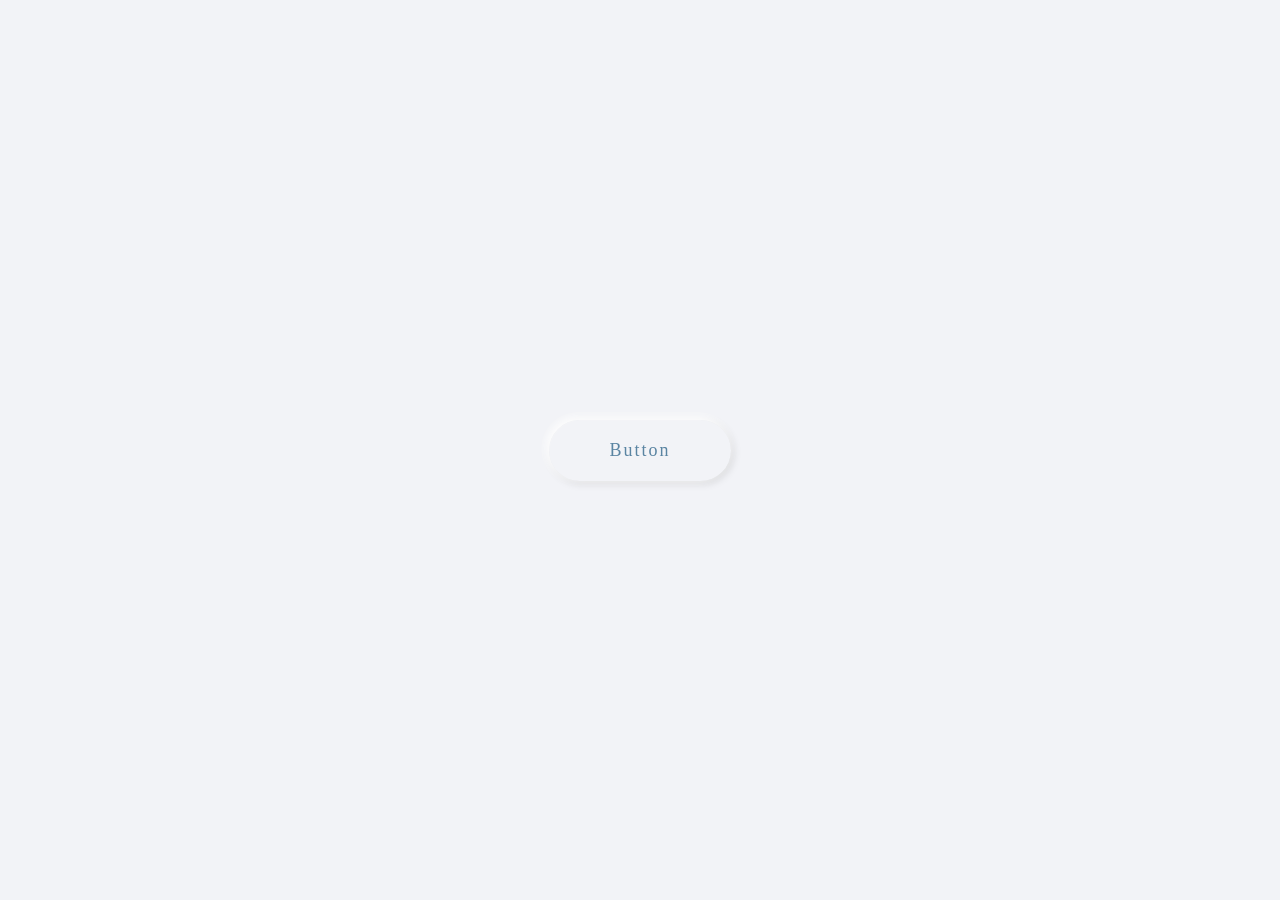
<file: neumorphism-button-master/index.html>
<!DOCTYPE html>
<html lang="en">
<head>
  <meta charset="UTF-8">
  <meta name="viewport" content="width=device-width, initial-scale=1.0">
  <title>neumorphism-button-design</title>
  <link rel="stylesheet" href="./style.css">
</head>
<body>
  <!-- https://github.com/Mayandev/neumorphism-button.git -->
  <a href="#">
    <span>Button</span>
  </a>
</body>
</html>
</file>
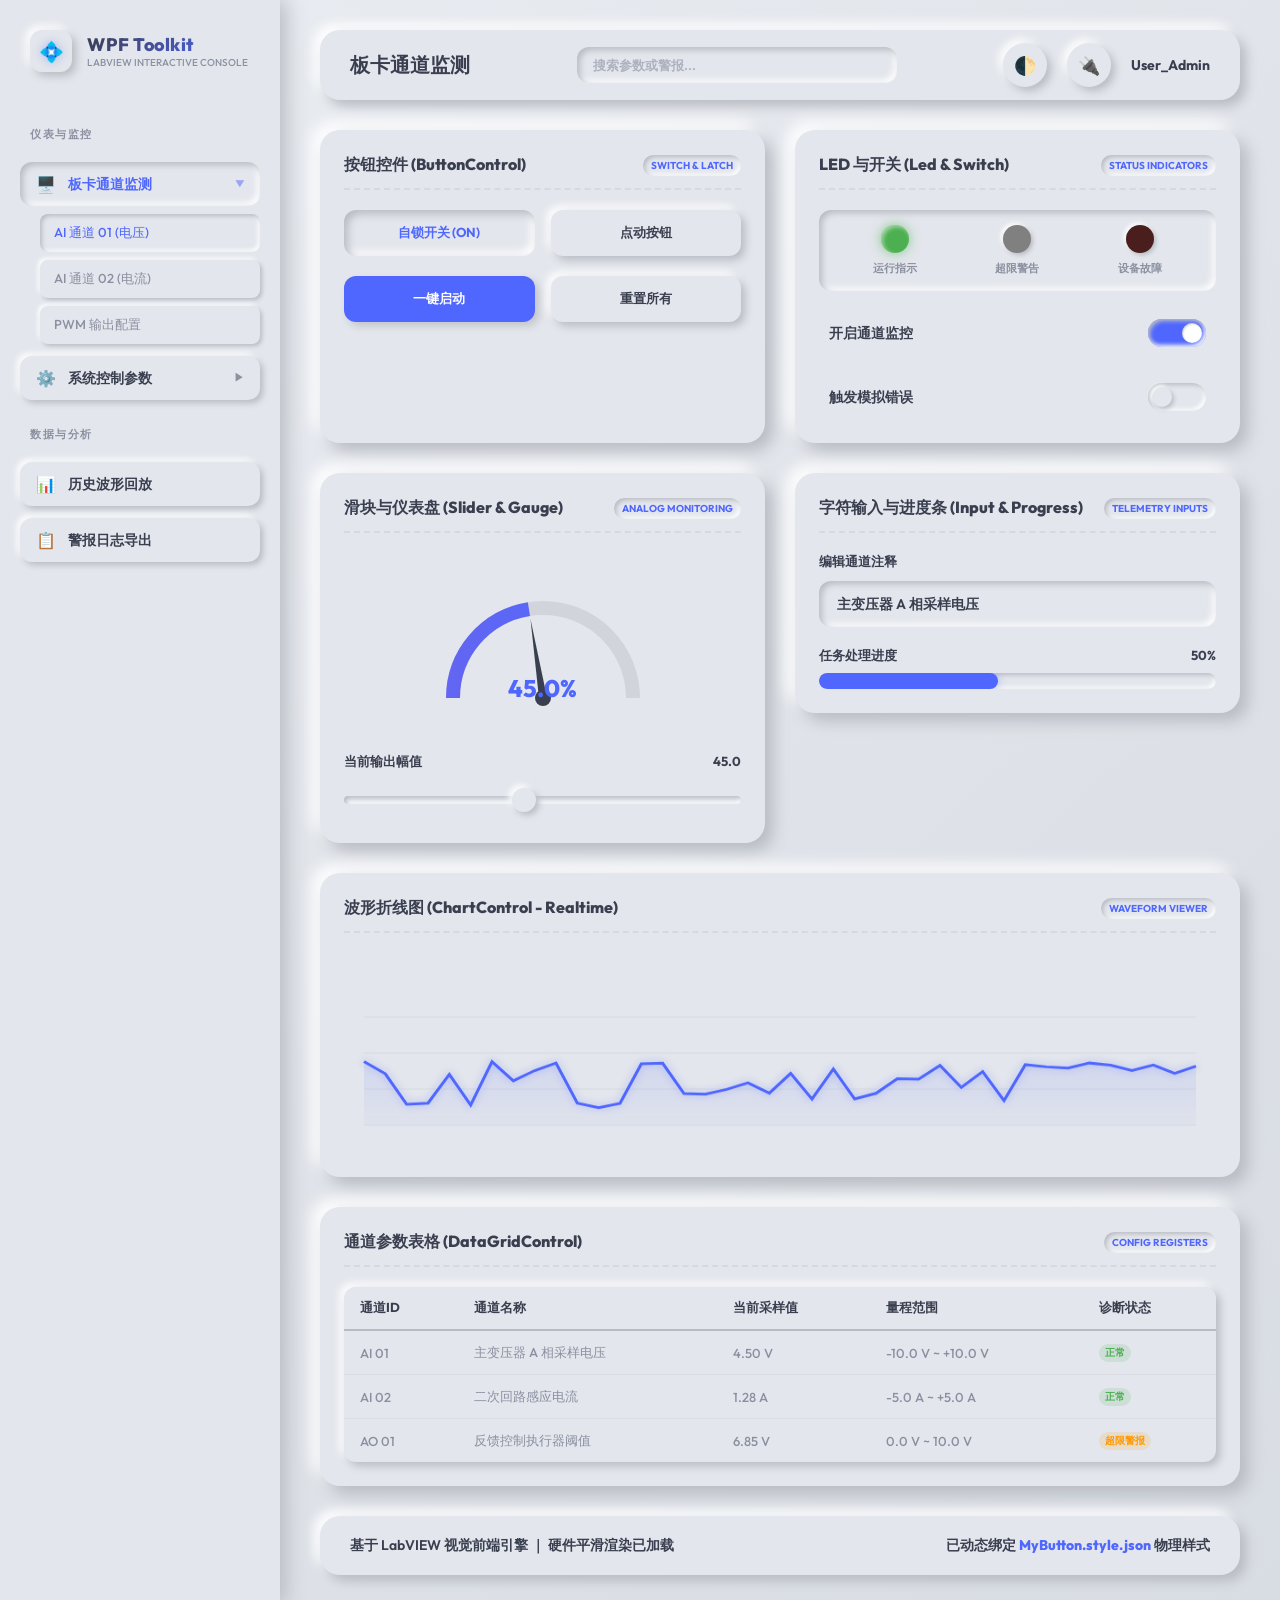
<file: ui_control_showcase.html>
<!DOCTYPE html>
<html lang="zh-CN">
<head>
    <meta charset="UTF-8">
    <meta name="viewport" content="width=device-width, initial-scale=1.0">
    <title>WPF Neumorphic Control Center - Interactive Showcase</title>
    <meta name="description" content="A state-of-the-art interactive catalog showcasing the premium LabVIEW-WPF-UI-Generator control kit in soft neumorphic aesthetics.">
    <!-- Google Fonts -->
    <link rel="preconnect" href="https://fonts.googleapis.com">
    <link rel="preconnect" href="https://fonts.gstatic.com" crossorigin>
    <link href="https://fonts.googleapis.com/css2?family=Outfit:wght@300;400;500;600;700;800;900&display=swap" rel="stylesheet">
    <style>
        :root {
            --bg: #E3E6EC;
            --bg-gradient: linear-gradient(135deg, #EAEDF2 0%, #E0E3E9 50%, #D8DCE3 100%);
            --shadow-dark: #b8bbc2;
            --shadow-light: #ffffff;
            --text: #3A3F50;
            --text-secondary: #8A90A0;
            --accent: #4F67FF;
            --accent-glow: rgba(79, 103, 255, 0.4);
            --led-off: #808080;
            --led-on: #4CAF50;
            --led-on-glow: rgba(76, 175, 80, 0.6);
            --border-radius-lg: 20px;
            --border-radius-md: 12px;
            --border-radius-sm: 8px;
            --transition: all 0.3s cubic-bezier(0.25, 0.8, 0.25, 1);
        }

        [data-theme="dark"] {
            --bg: #1A1D21;
            --bg-gradient: linear-gradient(135deg, #202429 0%, #1A1D21 50%, #15181A 100%);
            --shadow-dark: #0f1013;
            --shadow-light: #252a30;
            --text: #E3E6EC;
            --text-secondary: #6B7280;
            --accent: #6366F1;
            --accent-glow: rgba(99, 102, 241, 0.4);
            --led-off: #374151;
            --led-on: #10B981;
            --led-on-glow: rgba(16, 185, 129, 0.6);
        }

        * {
            margin: 0;
            padding: 0;
            box-sizing: border-box;
            font-family: 'Outfit', 'Segoe UI', -apple-system, sans-serif;
            -webkit-tap-highlight-color: transparent;
        }

        body {
            background: var(--bg);
            background-image: var(--bg-gradient);
            color: var(--text);
            min-height: 100vh;
            display: flex;
            overflow-x: hidden;
            transition: background 0.4s ease, color 0.4s ease;
        }

        /* Custom Scrollbar */
        ::-webkit-scrollbar {
            width: 8px;
            height: 8px;
        }
        ::-webkit-scrollbar-track {
            background: transparent;
        }
        ::-webkit-scrollbar-thumb {
            background: var(--shadow-dark);
            border-radius: 4px;
        }
        ::-webkit-scrollbar-thumb:hover {
            background: var(--text-secondary);
        }

        /* ===== SIDEBAR ===== */
        .sidebar {
            width: 280px;
            min-height: 100vh;
            background: var(--bg);
            padding: 30px 20px;
            display: flex;
            flex-direction: column;
            box-shadow: 6px 0 20px var(--shadow-dark);
            z-index: 10;
            transition: var(--transition);
        }

        .logo-box {
            display: flex;
            align-items: center;
            gap: 15px;
            margin-bottom: 40px;
            padding-left: 10px;
        }

        .logo-icon {
            width: 42px;
            height: 42px;
            border-radius: var(--border-radius-md);
            background: var(--bg);
            box-shadow: 4px 4px 8px var(--shadow-dark), -4px -4px 8px var(--shadow-light);
            display: flex;
            align-items: center;
            justify-content: center;
            font-size: 20px;
            color: var(--accent);
            text-shadow: 0 0 10px var(--accent-glow);
        }

        .logo-text h2 {
            font-size: 18px;
            font-weight: 800;
            letter-spacing: 0.5px;
            background: linear-gradient(135deg, var(--text) 0%, var(--accent) 100%);
            -webkit-background-clip: text;
            -webkit-text-fill-color: transparent;
        }

        .logo-text p {
            font-size: 10px;
            color: var(--text-secondary);
            font-weight: 500;
        }

        /* Tree Menu in Sidebar */
        .tree-menu {
            display: flex;
            flex-direction: column;
            gap: 12px;
            flex: 1;
        }

        .tree-header {
            font-size: 11px;
            text-transform: uppercase;
            letter-spacing: 1.5px;
            color: var(--text-secondary);
            font-weight: 700;
            margin: 15px 0 8px 10px;
        }

        .tree-node {
            display: flex;
            flex-direction: column;
        }

        .tree-item {
            width: 100%;
            padding: 12px 16px;
            border-radius: var(--border-radius-md);
            background: var(--bg);
            border: none;
            display: flex;
            align-items: center;
            gap: 12px;
            color: var(--text);
            font-size: 14px;
            font-weight: 600;
            cursor: pointer;
            box-shadow: 3px 3px 6px var(--shadow-dark), -3px -3px 6px var(--shadow-light);
            transition: var(--transition);
            outline: none;
        }

        .tree-item:hover {
            transform: translateY(-2px);
            color: var(--accent);
        }

        .tree-item:active, .tree-item.active {
            box-shadow: inset 3px 3px 6px var(--shadow-dark), inset -3px -3px 6px var(--shadow-light);
            color: var(--accent);
            transform: translateY(0);
        }

        .tree-item .icon {
            font-size: 16px;
        }

        .tree-item .arrow {
            margin-left: auto;
            font-size: 10px;
            transition: transform 0.3s;
            opacity: 0.5;
        }

        .tree-node.open .arrow {
            transform: rotate(90deg);
        }

        .tree-children {
            margin-left: 20px;
            margin-top: 8px;
            display: none;
            flex-direction: column;
            gap: 8px;
        }

        .tree-node.open .tree-children {
            display: flex;
        }

        .tree-child {
            padding: 10px 14px;
            border-radius: var(--border-radius-sm);
            background: var(--bg);
            border: none;
            color: var(--text-secondary);
            font-size: 13px;
            font-weight: 500;
            cursor: pointer;
            display: flex;
            align-items: center;
            gap: 8px;
            box-shadow: 2px 2px 4px var(--shadow-dark), -2px -2px 4px var(--shadow-light);
            transition: var(--transition);
        }

        .tree-child:hover {
            color: var(--accent);
        }

        .tree-child.active {
            box-shadow: inset 2px 2px 4px var(--shadow-dark), inset -2px -2px 4px var(--shadow-light);
            color: var(--accent);
        }

        /* ===== MAIN CONTAINER ===== */
        .main-content {
            flex: 1;
            padding: 30px 40px;
            display: flex;
            flex-direction: column;
            gap: 30px;
            max-width: 1400px;
            margin: 0 auto;
        }

        /* ===== TOPBAR ===== */
        .topbar {
            width: 100%;
            height: 70px;
            padding: 0 30px;
            border-radius: var(--border-radius-lg);
            background: var(--bg);
            box-shadow: 6px 6px 12px var(--shadow-dark), -6px -6px 12px var(--shadow-light);
            display: flex;
            align-items: center;
            justify-content: space-between;
        }

        .topbar-title h1 {
            font-size: 20px;
            font-weight: 800;
        }

        .search-bar {
            display: flex;
            align-items: center;
            padding: 10px 16px;
            width: 320px;
            border-radius: var(--border-radius-md);
            background: var(--bg);
            box-shadow: inset 3px 3px 6px var(--shadow-dark), inset -3px -3px 6px var(--shadow-light);
        }

        .search-bar input {
            border: none;
            background: transparent;
            outline: none;
            width: 100%;
            color: var(--text);
            font-size: 13px;
            font-weight: 600;
        }

        .search-bar input::placeholder {
            color: var(--text-secondary);
            opacity: 0.6;
        }

        .topbar-actions {
            display: flex;
            align-items: center;
            gap: 20px;
        }

        .action-btn {
            width: 44px;
            height: 44px;
            border-radius: 50%;
            background: var(--bg);
            box-shadow: 4px 4px 8px var(--shadow-dark), -4px -4px 8px var(--shadow-light);
            border: none;
            cursor: pointer;
            display: flex;
            align-items: center;
            justify-content: center;
            font-size: 18px;
            color: var(--text);
            transition: var(--transition);
        }

        .action-btn:hover {
            transform: translateY(-2px);
        }

        .action-btn:active {
            box-shadow: inset 3px 3px 6px var(--shadow-dark), inset -3px -3px 6px var(--shadow-light);
            transform: translateY(0);
        }

        /* ===== GRID LAYOUT ===== */
        .controls-grid {
            display: grid;
            grid-template-columns: repeat(auto-fit, minmax(340px, 1fr));
            gap: 30px;
        }

        .control-card {
            border-radius: var(--border-radius-lg);
            background: var(--bg);
            box-shadow: 8px 8px 16px var(--shadow-dark), -8px -8px 16px var(--shadow-light);
            padding: 24px;
            display: flex;
            flex-direction: column;
            gap: 20px;
            position: relative;
        }

        .card-header {
            display: flex;
            align-items: center;
            justify-content: space-between;
            border-bottom: 2px dashed rgba(138, 144, 160, 0.15);
            padding-bottom: 12px;
        }

        .card-title {
            font-size: 16px;
            font-weight: 800;
            color: var(--text);
        }

        .card-tag {
            font-size: 10px;
            font-weight: 700;
            padding: 4px 8px;
            border-radius: 20px;
            background: var(--bg);
            box-shadow: inset 2px 2px 4px var(--shadow-dark), inset -2px -2px 4px var(--shadow-light);
            color: var(--accent);
            text-transform: uppercase;
        }

        /* ===== CONTROL SPECIFIC ELEMENTS ===== */
        
        /* 1. Neumorphic Buttons */
        .btn-group {
            display: grid;
            grid-template-columns: 1fr 1fr;
            gap: 16px;
        }

        .neu-btn {
            padding: 14px 20px;
            border-radius: var(--border-radius-md);
            background: var(--bg);
            border: none;
            color: var(--text);
            font-weight: 700;
            font-size: 13px;
            cursor: pointer;
            box-shadow: 4px 4px 8px var(--shadow-dark), -4px -4px 8px var(--shadow-light);
            transition: var(--transition);
            outline: none;
            text-align: center;
        }

        .neu-btn:hover {
            transform: translateY(-2px);
        }

        .neu-btn:active, .neu-btn.active {
            box-shadow: inset 4px 4px 8px var(--shadow-dark), inset -4px -4px 8px var(--shadow-light);
            color: var(--accent);
            transform: translateY(0);
        }

        .neu-btn.accent {
            background: var(--accent);
            color: #ffffff;
            box-shadow: 4px 4px 8px rgba(0,0,0,0.15), -4px -4px 8px rgba(255,255,255,0.05);
        }

        .neu-btn.accent:active {
            box-shadow: inset 4px 4px 8px rgba(0,0,0,0.3);
        }

        /* 2. LED Panel & Toggle Switch */
        .led-panel {
            display: flex;
            align-items: center;
            justify-content: space-around;
            padding: 15px;
            border-radius: var(--border-radius-md);
            box-shadow: inset 3px 3px 6px var(--shadow-dark), inset -3px -3px 6px var(--shadow-light);
        }

        .led-item {
            display: flex;
            flex-direction: column;
            align-items: center;
            gap: 8px;
        }

        .led-bulb {
            width: 28px;
            height: 28px;
            border-radius: 50%;
            background: var(--led-off);
            box-shadow: 2px 2px 4px var(--shadow-dark), -2px -2px 4px var(--shadow-light);
            transition: all 0.25s ease;
        }

        .led-bulb.on {
            background: var(--led-on);
            box-shadow: 0 0 12px var(--led-on-glow), inset 2px 2px 4px rgba(255,255,255,0.5);
        }

        .led-bulb.red-off {
            background: #4B1E1E;
        }

        .led-bulb.red-on {
            background: #EF4444;
            box-shadow: 0 0 12px rgba(239, 68, 68, 0.6), inset 2px 2px 4px rgba(255,255,255,0.5);
        }

        .led-label {
            font-size: 11px;
            font-weight: 700;
            color: var(--text-secondary);
        }

        .switch-group {
            display: flex;
            align-items: center;
            justify-content: space-between;
            padding: 8px 10px;
        }

        .switch-label {
            font-weight: 600;
            font-size: 14px;
        }

        /* ToggleSwitch Class */
        .neu-switch {
            position: relative;
            display: inline-block;
            width: 58px;
            height: 28px;
            cursor: pointer;
        }

        .neu-switch input {
            opacity: 0;
            width: 0;
            height: 0;
        }

        .switch-slider {
            position: absolute;
            top: 0; left: 0; right: 0; bottom: 0;
            background: var(--bg);
            border-radius: 30px;
            box-shadow: inset 2px 2px 4px var(--shadow-dark), inset -2px -2px 4px var(--shadow-light);
            transition: var(--transition);
        }

        .switch-slider:before {
            position: absolute;
            content: "";
            height: 20px;
            width: 20px;
            left: 4px;
            bottom: 4px;
            background: var(--bg);
            border-radius: 50%;
            box-shadow: 2px 2px 4px var(--shadow-dark), -2px -2px 4px var(--shadow-light);
            transition: 0.25s cubic-bezier(0.25, 0.8, 0.25, 1);
        }

        .neu-switch input:checked + .switch-slider {
            background: var(--accent);
        }

        .neu-switch input:checked + .switch-slider:before {
            transform: translateX(30px);
            background: #ffffff;
            box-shadow: inset 1px 1px 2px rgba(0,0,0,0.2);
        }

        /* 3. Slider & Gauge */
        .slider-container {
            display: flex;
            flex-direction: column;
            gap: 10px;
        }

        .slider-info {
            display: flex;
            justify-content: space-between;
            font-weight: 700;
            font-size: 13px;
        }

        /* Custom Neumorphic Range Input */
        .neu-slider {
            -webkit-appearance: none;
            width: 100%;
            height: 8px;
            border-radius: 4px;
            background: var(--bg);
            box-shadow: inset 2px 2px 4px var(--shadow-dark), inset -2px -2px 4px var(--shadow-light);
            outline: none;
            margin: 15px 0;
        }

        .neu-slider::-webkit-slider-thumb {
            -webkit-appearance: none;
            width: 24px;
            height: 24px;
            border-radius: 50%;
            background: var(--bg);
            box-shadow: 3px 3px 6px var(--shadow-dark), -3px -3px 6px var(--shadow-light);
            cursor: pointer;
            transition: var(--transition);
        }

        .neu-slider::-webkit-slider-thumb:hover {
            transform: scale(1.1);
        }

        .neu-slider::-webkit-slider-thumb:active {
            box-shadow: inset 1px 1px 2px var(--shadow-dark), inset -1px -1px 2px var(--shadow-light);
        }

        /* Gauge Canvas Panel */
        .gauge-panel {
            display: flex;
            flex-direction: column;
            align-items: center;
            justify-content: center;
            position: relative;
            height: 180px;
        }

        .gauge-value {
            position: absolute;
            bottom: 30px;
            font-size: 24px;
            font-weight: 800;
            color: var(--accent);
        }

        /* 4. TextInput & ProgressBar */
        .neu-input {
            width: 100%;
            padding: 14px 18px;
            border-radius: var(--border-radius-md);
            background: var(--bg);
            border: none;
            outline: none;
            color: var(--text);
            font-weight: 600;
            font-size: 14px;
            box-shadow: inset 3px 3px 6px var(--shadow-dark), inset -3px -3px 6px var(--shadow-light);
            transition: var(--transition);
        }

        .neu-input:focus {
            box-shadow: inset 2px 2px 4px var(--shadow-dark), inset -2px -2px 4px var(--shadow-light), 0 0 8px var(--accent-glow);
        }

        .progress-box {
            display: flex;
            flex-direction: column;
            gap: 8px;
        }

        .progress-bar-container {
            width: 100%;
            height: 16px;
            border-radius: 8px;
            background: var(--bg);
            box-shadow: inset 2px 2px 4px var(--shadow-dark), inset -2px -2px 4px var(--shadow-light);
            overflow: hidden;
            position: relative;
        }

        .progress-bar-fill {
            height: 100%;
            width: 50%;
            border-radius: 8px;
            background: var(--accent);
            box-shadow: 0 0 10px var(--accent-glow);
            transition: width 0.3s cubic-bezier(0.25, 0.8, 0.25, 1);
        }

        /* 5. Chart Control */
        .chart-container {
            height: 200px;
            width: 100%;
            position: relative;
            padding: 10px 0;
        }

        /* 6. DataGrid Control */
        .datagrid-box {
            width: 100%;
            overflow-x: auto;
            border-radius: var(--border-radius-md);
            box-shadow: 4px 4px 8px var(--shadow-dark), -4px -4px 8px var(--shadow-light);
        }

        .datagrid {
            width: 100%;
            border-collapse: collapse;
            text-align: left;
            font-size: 13px;
        }

        .datagrid th {
            background: var(--bg);
            padding: 12px 16px;
            font-weight: 700;
            color: var(--text);
            border-bottom: 2px solid var(--shadow-dark);
        }

        .datagrid td {
            padding: 12px 16px;
            color: var(--text-secondary);
            font-weight: 500;
            border-bottom: 1px solid rgba(138, 144, 160, 0.1);
        }

        .datagrid tr:last-child td {
            border-bottom: none;
        }

        .datagrid tr:hover td {
            background: rgba(138, 144, 160, 0.05);
            color: var(--text);
        }

        .status-badge {
            display: inline-block;
            padding: 2px 6px;
            border-radius: 10px;
            font-size: 10px;
            font-weight: 800;
        }

        .status-badge.ok {
            background: rgba(76, 175, 80, 0.15);
            color: #4CAF50;
        }

        .status-badge.warn {
            background: rgba(255, 152, 0, 0.15);
            color: #FF9800;
        }

        /* ===== BOTTOM ACTIONS ===== */
        .footer-banner {
            width: 100%;
            padding: 20px 30px;
            border-radius: var(--border-radius-lg);
            background: var(--bg);
            box-shadow: 6px 6px 12px var(--shadow-dark), -6px -6px 12px var(--shadow-light);
            display: flex;
            align-items: center;
            justify-content: space-between;
            font-weight: 600;
            font-size: 14px;
        }

        .footer-banner p span {
            color: var(--accent);
            font-weight: 800;
        }
    </style>
</head>
<body data-theme="light">

    <!-- ===== SIDEBAR ===== -->
    <aside class="sidebar">
        <div class="logo-box">
            <div class="logo-icon">💠</div>
            <div class="logo-text">
                <h2>WPF Toolkit</h2>
                <p>LABVIEW INTERACTIVE CONSOLE</p>
            </div>
        </div>

        <div class="tree-menu">
            <div class="tree-header">仪表与监控</div>
            
            <div class="tree-node open" id="node-hardware">
                <button class="tree-item active" onclick="toggleTreeNode('node-hardware')">
                    <span class="icon">🖥️</span>
                    <span class="label">板卡通道监测</span>
                    <span class="arrow">▶</span>
                </button>
                <div class="tree-children">
                    <button class="tree-child active" onclick="selectChild(this)">AI 通道 01 (电压)</button>
                    <button class="tree-child" onclick="selectChild(this)">AI 通道 02 (电流)</button>
                    <button class="tree-child" onclick="selectChild(this)">PWM 输出配置</button>
                </div>
            </div>

            <div class="tree-node" id="node-system">
                <button class="tree-item" onclick="toggleTreeNode('node-system')">
                    <span class="icon">⚙️</span>
                    <span class="label">系统控制参数</span>
                    <span class="arrow">▶</span>
                </button>
                <div class="tree-children">
                    <button class="tree-child" onclick="selectChild(this)">PID 参数调整</button>
                    <button class="tree-child" onclick="selectChild(this)">触发源设置</button>
                </div>
            </div>

            <div class="tree-header">数据与分析</div>
            <button class="tree-item" onclick="selectChild(this)">
                <span class="icon">📊</span>
                <span class="label">历史波形回放</span>
            </button>
            <button class="tree-item" onclick="selectChild(this)">
                <span class="icon">📋</span>
                <span class="label">警报日志导出</span>
            </button>
        </div>
    </aside>

    <!-- ===== MAIN CONTENT ===== -->
    <main class="main-content">

        <!-- ===== TOPBAR ===== -->
        <header class="topbar">
            <div class="topbar-title">
                <h1>板卡通道监测</h1>
            </div>
            
            <div class="search-bar">
                <input type="text" placeholder="搜索参数或警报..." id="searchField">
            </div>

            <div class="topbar-actions">
                <button class="action-btn" onclick="toggleTheme()" title="切换主题">🌓</button>
                <button class="action-btn" onclick="alert('系统当前状态：正常 \n已连接板卡：Dev1 (USB-6001)')" title="板卡状态">🔌</button>
                <div style="font-weight: 700; font-size: 14px;">User_Admin</div>
            </div>
        </header>

        <!-- ===== CONTROLS GRID ===== -->
        <div class="controls-grid">

            <!-- Card 1: Neumorphic Buttons (ButtonControl) -->
            <div class="control-card">
                <div class="card-header">
                    <span class="card-title">按钮控件 (ButtonControl)</span>
                    <span class="card-tag">Switch & Latch</span>
                </div>
                <div class="btn-group">
                    <button class="neu-btn active" id="btn-toggle" onclick="toggleBtnState('btn-toggle')">自锁开关 (ON)</button>
                    <button class="neu-btn" id="btn-pulse" onmousedown="pressBtn('btn-pulse')" onmouseup="releaseBtn('btn-pulse')">点动按钮</button>
                </div>
                <div class="btn-group">
                    <button class="neu-btn accent" onclick="triggerAlert('成功执行一键启动配置！')">一键启动</button>
                    <button class="neu-btn" onclick="resetAllControls()">重置所有</button>
                </div>
            </div>

            <!-- Card 2: LED Control (LedControl) & ToggleSwitch -->
            <div class="control-card">
                <div class="card-header">
                    <span class="card-title">LED 与开关 (Led & Switch)</span>
                    <span class="card-tag">Status Indicators</span>
                </div>
                <div class="led-panel">
                    <div class="led-item">
                        <div class="led-bulb on" id="led-run"></div>
                        <div class="led-label">运行指示</div>
                    </div>
                    <div class="led-item">
                        <div class="led-bulb" id="led-warn"></div>
                        <div class="led-label">超限警告</div>
                    </div>
                    <div class="led-item">
                        <div class="led-bulb red-off" id="led-error"></div>
                        <div class="led-label">设备故障</div>
                    </div>
                </div>

                <div class="switch-group">
                    <span class="switch-label">开启通道监控</span>
                    <label class="neu-switch">
                        <input type="checkbox" checked id="switch-monitor" onchange="toggleLed('led-run', this.checked)">
                        <span class="switch-slider"></span>
                    </label>
                </div>

                <div class="switch-group">
                    <span class="switch-label">触发模拟错误</span>
                    <label class="neu-switch">
                        <input type="checkbox" id="switch-error" onchange="toggleRedLed('led-error', this.checked)">
                        <span class="switch-slider"></span>
                    </label>
                </div>
            </div>

            <!-- Card 3: Slider (SliderControl) & Gauge (GaugeControl) -->
            <div class="control-card" style="grid-row: span 2;">
                <div class="card-header">
                    <span class="card-title">滑块与仪表盘 (Slider & Gauge)</span>
                    <span class="card-tag">Analog Monitoring</span>
                </div>
                
                <div class="gauge-panel">
                    <canvas id="gaugeCanvas" width="200" height="150"></canvas>
                    <div class="gauge-value" id="gaugeValText">45.0%</div>
                </div>

                <div class="slider-container">
                    <div class="slider-info">
                        <span>当前输出幅值</span>
                        <span id="sliderValText">45.0</span>
                    </div>
                    <input type="range" class="neu-slider" id="voltageSlider" min="0" max="100" value="45" oninput="updateVoltage(this.value)">
                </div>
            </div>

            <!-- Card 4: TextInput & ProgressBar -->
            <div class="control-card">
                <div class="card-header">
                    <span class="card-title">字符输入与进度条 (Input & Progress)</span>
                    <span class="card-tag">Telemetry Inputs</span>
                </div>
                <div class="slider-container">
                    <span class="switch-label" style="font-size: 13px;">编辑通道注释</span>
                    <input type="text" class="neu-input" value="主变压器 A 相采样电压" placeholder="请输入通道说明..." id="channelNote" oninput="updateNote(this.value)">
                </div>
                <div class="progress-box">
                    <div class="slider-info">
                        <span>任务处理进度</span>
                        <span id="progressValText">50%</span>
                    </div>
                    <div class="progress-bar-container">
                        <div class="progress-bar-fill" id="progressBarFill"></div>
                    </div>
                </div>
            </div>

            <!-- Card 5: Real-time Telemetry (ChartControl) -->
            <div class="control-card" style="grid-column: span 2;">
                <div class="card-header">
                    <span class="card-title">波形折线图 (ChartControl - Realtime)</span>
                    <span class="card-tag">Waveform Viewer</span>
                </div>
                <div class="chart-container">
                    <canvas id="telemetryChart" style="width: 100%; height: 100%;"></canvas>
                </div>
            </div>

            <!-- Card 6: Registers DataGrid (DataGridControl) -->
            <div class="control-card" style="grid-column: span 2;">
                <div class="card-header">
                    <span class="card-title">通道参数表格 (DataGridControl)</span>
                    <span class="card-tag">Config registers</span>
                </div>
                <div class="datagrid-box">
                    <table class="datagrid">
                        <thead>
                            <tr>
                                <th>通道ID</th>
                                <th>通道名称</th>
                                <th>当前采样值</th>
                                <th>量程范围</th>
                                <th>诊断状态</th>
                            </tr>
                        </thead>
                        <tbody>
                            <tr>
                                <td>AI 01</td>
                                <td id="gridNoteText">主变压器 A 相采样电压</td>
                                <td id="gridValText">4.50 V</td>
                                <td>-10.0 V ~ +10.0 V</td>
                                <td><span class="status-badge ok">正常</span></td>
                            </tr>
                            <tr>
                                <td>AI 02</td>
                                <td>二次回路感应电流</td>
                                <td>1.28 A</td>
                                <td>-5.0 A ~ +5.0 A</td>
                                <td><span class="status-badge ok">正常</span></td>
                            </tr>
                            <tr>
                                <td>AO 01</td>
                                <td>反馈控制执行器阈值</td>
                                <td>6.85 V</td>
                                <td>0.0 V ~ 10.0 V</td>
                                <td><span class="status-badge warn" id="warningBadge">超限警报</span></td>
                            </tr>
                        </tbody>
                    </table>
                </div>
            </div>

        </div>

        <!-- ===== FOOTER BANNER ===== -->
        <footer class="footer-banner">
            <p>基于 LabVIEW 视觉前端引擎 ｜ 硬件平滑渲染已加载</p>
            <p>已动态绑定 <span>MyButton.style.json</span> 物理样式</p>
        </footer>

    </main>

    <!-- ===== SHOWCASE SCRIPT ===== -->
    <script>
        // Theme Controller
        function toggleTheme() {
            const body = document.body;
            const currentTheme = body.getAttribute('data-theme');
            const newTheme = currentTheme === 'light' ? 'dark' : 'light';
            body.setAttribute('data-theme', newTheme);
            
            // Re-render chart and gauge with themed colors
            drawGauge();
            updateChartColors();
        }

        // Tree Menu Toggle
        function toggleTreeNode(id) {
            const node = document.getElementById(id);
            node.classList.toggle('open');
        }

        function selectChild(btn) {
            document.querySelectorAll('.tree-child, .tree-item').forEach(e => e.classList.remove('active'));
            btn.classList.add('active');
        }

        // Button Controls
        function toggleBtnState(id) {
            const btn = document.getElementById(id);
            btn.classList.toggle('active');
            if(btn.classList.contains('active')) {
                btn.innerText = "自锁开关 (ON)";
            } else {
                btn.innerText = "自锁开关 (OFF)";
            }
        }

        function pressBtn(id) {
            const btn = document.getElementById(id);
            btn.classList.add('active');
        }

        function releaseBtn(id) {
            const btn = document.getElementById(id);
            btn.classList.remove('active');
        }

        function triggerAlert(msg) {
            alert(msg);
        }

        // LED Switch Controls
        function toggleLed(ledId, state) {
            const led = document.getElementById(ledId);
            if(state) {
                led.classList.add('on');
            } else {
                led.classList.remove('on');
            }
        }

        function toggleRedLed(ledId, state) {
            const led = document.getElementById(ledId);
            if(state) {
                led.classList.remove('red-off');
                led.classList.add('red-on');
            } else {
                led.classList.remove('red-on');
                led.classList.add('red-off');
            }
        }

        // Reset All Controls
        function resetAllControls() {
            // Reset slider to 45
            const slider = document.getElementById('voltageSlider');
            slider.value = 45;
            updateVoltage(45);

            // Reset notes
            const input = document.getElementById('channelNote');
            input.value = "主变压器 A 相采样电压";
            updateNote(input.value);

            // Reset Switches
            document.getElementById('switch-monitor').checked = true;
            toggleLed('led-run', true);
            document.getElementById('switch-error').checked = false;
            toggleRedLed('led-error', false);
        }

        // Link Slider to Gauge
        let sliderVal = 45;
        function updateVoltage(val) {
            sliderVal = parseFloat(val);
            document.getElementById('sliderValText').innerText = sliderVal.toFixed(1);
            document.getElementById('gaugeValText').innerText = sliderVal.toFixed(1) + "%";
            
            // Sync current sampling value to Datagrid
            document.getElementById('gridValText').innerText = (sliderVal / 10).toFixed(2) + " V";
            
            // Toggle Warning badge based on slider value
            const badge = document.getElementById('warningBadge');
            const ledWarn = document.getElementById('led-warn');
            if (sliderVal > 80) {
                badge.className = "status-badge warn";
                badge.innerText = "超限警告";
                ledWarn.classList.add('on');
            } else {
                badge.className = "status-badge ok";
                badge.innerText = "正常";
                ledWarn.classList.remove('on');
            }

            // Sync Slider to Progress Bar Fill
            document.getElementById('progressBarFill').style.width = sliderVal + "%";
            document.getElementById('progressValText').innerText = Math.round(sliderVal) + "%";

            drawGauge();
        }

        function updateNote(val) {
            document.getElementById('gridNoteText').innerText = val;
        }

        // Draw Gauge Control (HTML5 Canvas)
        const canvas = document.getElementById('gaugeCanvas');
        const ctx = canvas.getContext('2d');

        function drawGauge() {
            const isDark = document.body.getAttribute('data-theme') === 'dark';
            
            ctx.clearRect(0, 0, canvas.width, canvas.height);
            
            const cx = canvas.width / 2;
            const cy = canvas.height - 20;
            const radius = 90;
            
            // Draw background arc
            ctx.beginPath();
            ctx.arc(cx, cy, radius, Math.PI, 2 * Math.PI, false);
            ctx.lineWidth = 14;
            ctx.strokeStyle = isDark ? '#252a30' : '#d1d5db';
            ctx.stroke();
            
            // Draw active fill arc
            ctx.beginPath();
            const fillPercent = sliderVal / 100;
            const endAngle = Math.PI + (Math.PI * fillPercent);
            ctx.arc(cx, cy, radius, Math.PI, endAngle, false);
            ctx.lineWidth = 14;
            
            // Gradient matching style Accent
            const gradient = ctx.createLinearGradient(0, cy, canvas.width, cy);
            gradient.addColorStop(0, '#6366F1');
            gradient.addColorStop(1, '#4F67FF');
            ctx.strokeStyle = gradient;
            ctx.stroke();
            
            // Draw needle
            ctx.save();
            ctx.translate(cx, cy);
            ctx.rotate(fillPercent * Math.PI - Math.PI / 2);
            
            ctx.beginPath();
            ctx.moveTo(-4, 0);
            ctx.lineTo(0, -radius + 10);
            ctx.lineTo(4, 0);
            ctx.closePath();
            ctx.fillStyle = isDark ? '#E3E6EC' : '#3A3F50';
            ctx.fill();
            ctx.restore();
            
            // Center pin
            ctx.beginPath();
            ctx.arc(cx, cy, 8, 0, 2 * Math.PI);
            ctx.fillStyle = isDark ? '#E3E6EC' : '#3A3F50';
            ctx.fill();
        }

        // Draw Real-time Waveform Chart (HTML5 Canvas)
        const chartCanvas = document.getElementById('telemetryChart');
        const cCtx = chartCanvas.getContext('2d');
        let chartData = Array.from({length: 40}, () => 20 + Math.random() * 30);

        function resizeChart() {
            chartCanvas.width = chartCanvas.parentElement.clientWidth;
            chartCanvas.height = chartCanvas.parentElement.clientHeight;
        }

        function updateChartColors() {
            // Triggers redraw in loop
        }

        function drawChart() {
            const isDark = document.body.getAttribute('data-theme') === 'dark';
            cCtx.clearRect(0, 0, chartCanvas.width, chartCanvas.height);
            
            const width = chartCanvas.width;
            const height = chartCanvas.height;
            const padding = 20;
            
            // Draw Grid Lines
            cCtx.strokeStyle = isDark ? 'rgba(255,255,255,0.05)' : 'rgba(0,0,0,0.04)';
            cCtx.lineWidth = 1.5;
            for(let i = 1; i < 5; i++) {
                let y = padding + (height - 2*padding) * (i / 4);
                cCtx.beginPath();
                cCtx.moveTo(padding, y);
                cCtx.lineTo(width - padding, y);
                cCtx.stroke();
            }

            // Draw line
            cCtx.beginPath();
            const pointsCount = chartData.length;
            const step = (width - 2*padding) / (pointsCount - 1);
            
            for(let i = 0; i < pointsCount; i++) {
                let x = padding + i * step;
                let valPercent = (chartData[i] - 10) / 90;
                let y = height - padding - (height - 2*padding) * valPercent;
                
                if(i === 0) {
                    cCtx.moveTo(x, y);
                } else {
                    cCtx.lineTo(x, y);
                }
            }
            
            cCtx.lineWidth = 3;
            cCtx.strokeStyle = '#4F67FF';
            cCtx.shadowColor = 'rgba(79, 103, 255, 0.4)';
            cCtx.shadowBlur = 8;
            cCtx.stroke();
            cCtx.shadowBlur = 0; // Reset shadow

            // Draw Gradient Area under the line
            cCtx.beginPath();
            cCtx.moveTo(padding, height - padding);
            for(let i = 0; i < pointsCount; i++) {
                let x = padding + i * step;
                let valPercent = (chartData[i] - 10) / 90;
                let y = height - padding - (height - 2*padding) * valPercent;
                cCtx.lineTo(x, y);
            }
            cCtx.lineTo(padding + (pointsCount - 1) * step, height - padding);
            cCtx.closePath();
            
            const areaGrad = cCtx.createLinearGradient(0, 0, 0, height);
            areaGrad.addColorStop(0, 'rgba(79, 103, 255, 0.25)');
            areaGrad.addColorStop(1, 'rgba(79, 103, 255, 0.0)');
            cCtx.fillStyle = areaGrad;
            cCtx.fill();
        }

        // Realtime loop to simulate hardware wave
        setInterval(() => {
            // Push new value influenced slightly by the voltage slider
            const baseVal = sliderVal;
            const noise = (Math.random() - 0.5) * 8;
            const newVal = Math.min(100, Math.max(0, baseVal + noise));
            
            chartData.shift();
            chartData.push(newVal);
            
            drawChart();
        }, 150);

        // Initial setup
        window.addEventListener('resize', () => {
            resizeChart();
            drawGauge();
            drawChart();
        });

        // First render
        setTimeout(() => {
            resizeChart();
            drawGauge();
            drawChart();
            document.getElementById('progressBarFill').style.width = "45%";
        }, 100);

    </script>
</body>
</html>
</file>
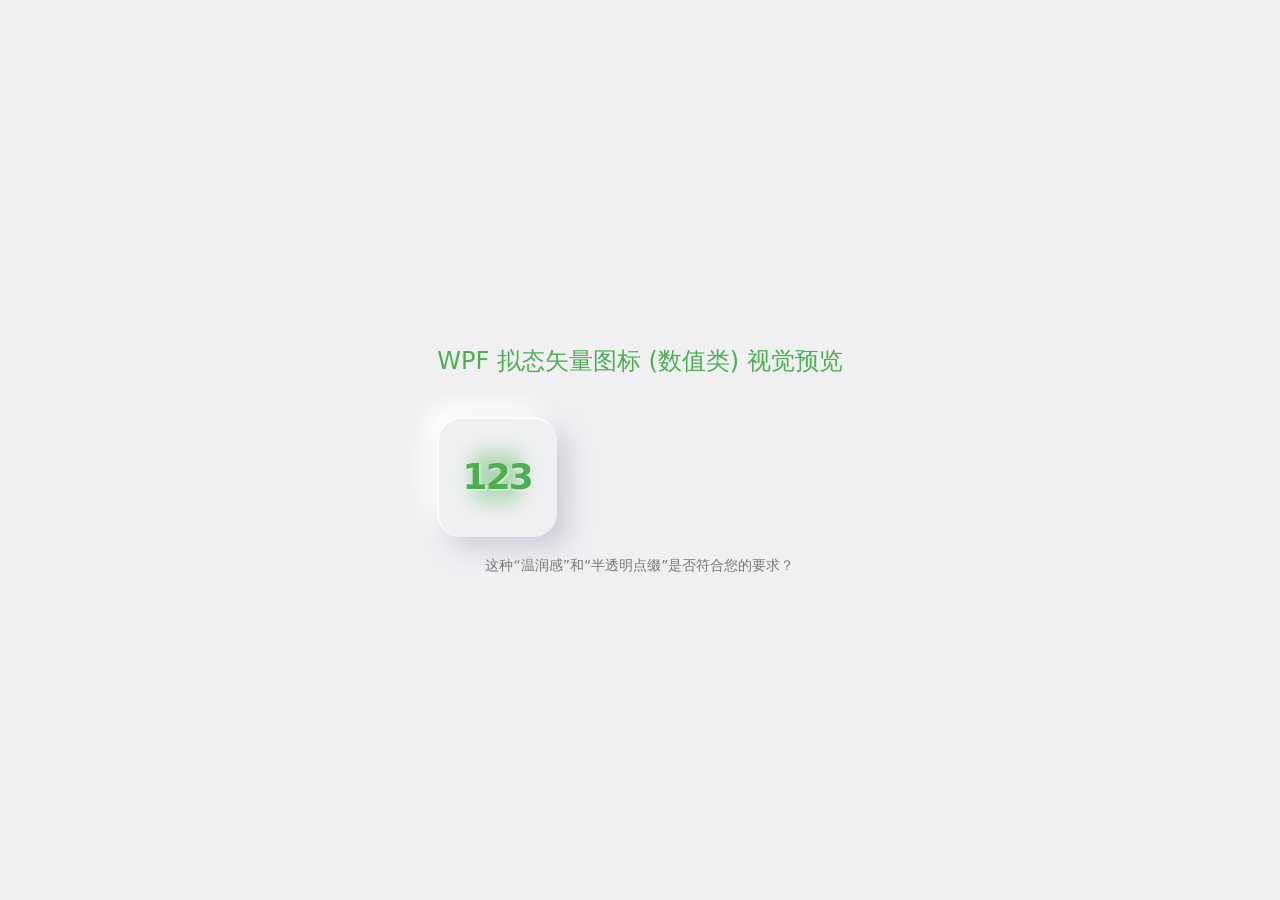
<file: ui_icon_preview.html>
<!DOCTYPE html>
<html lang="zh-CN">
<head>
    <meta charset="UTF-8">
    <title>3D 拟态投影图标预览</title>
    <style>
        body {
            background: #F0F0F3;
            margin: 0;
            display: flex;
            flex-direction: column;
            justify-content: center;
            align-items: center;
            height: 100vh;
            font-family: 'Segoe UI', system-ui, sans-serif;
        }

        .container {
            text-align: center;
        }

        h2 {
            color: #4CAF50;
            margin-bottom: 40px;
            font-weight: 300;
        }

        /* 拟态容器 */
        .neu-icon {
            width: 120px;
            height: 120px;
            background: #F0F0F3;
            border-radius: 24px;
            display: flex;
            justify-content: center;
            align-items: center;
            position: relative;
            /* 拟态核心阴影 */
            box-shadow: 
                12px 12px 24px #aeaec080, 
                -12px -12px 24px #fff;
            transition: transform 0.2s ease;
        }

        .neu-icon:hover {
            transform: scale(1.05);
        }

        /* 玻璃彩色点缀层 */
        .glass-accent {
            position: absolute;
            width: 50px;
            height: 50px;
            background: rgba(76, 175, 80, 0.4); /* Numeric 组的绿色 */
            border-radius: 12px;
            filter: blur(10px);
            animation: pulse 3s infinite ease-in-out;
        }

        /* 文字/路径层 */
        .content {
            z-index: 2;
            color: #4CAF50;
            font-weight: 900;
            font-size: 36px;
            letter-spacing: -2px;
            text-shadow: 1px 1px 2px rgba(255,255,255,0.8);
        }

        /* 顶部亮边（模拟光泽） */
        .lighting-edge {
            position: absolute;
            top: 0; left: 0; right: 0; bottom: 0;
            border-radius: 24px;
            border-top: 2px solid rgba(255,255,255,0.9);
            border-left: 2px solid rgba(255,255,255,0.9);
            pointer-events: none;
        }

        @keyframes pulse {
            0% { transform: scale(1); opacity: 0.4; }
            50% { transform: scale(1.1); opacity: 0.6; }
            100% { transform: scale(1); opacity: 0.4; }
        }

        .label {
            margin-top: 20px;
            color: #777;
            font-size: 14px;
        }
    </style>
</head>
<body>

<div class="container">
    <h2>WPF 拟态矢量图标 (数值类) 视觉预览</h2>
    
    <div class="neu-icon">
        <div class="glass-accent"></div>
        <div class="content">123</div>
        <div class="lighting-edge"></div>
    </div>

    <div class="label">这种“温润感”和“半透明点缀”是否符合您的要求？</div>
</div>

</body>
</html>
</file>
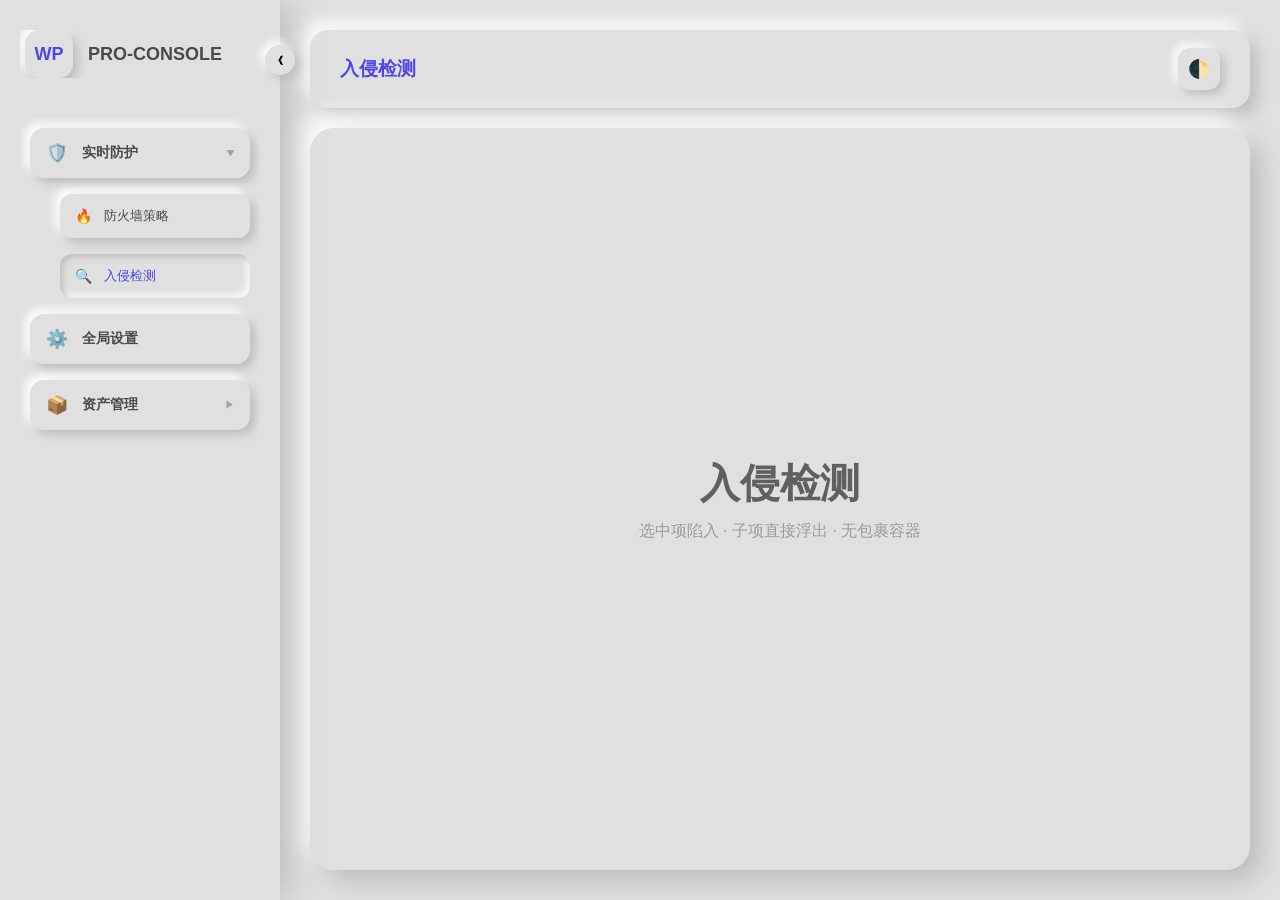
<file: ui_neumorphic_proto.html>
<!DOCTYPE html>
<html lang="zh-CN">
<head>
    <meta charset="UTF-8">
    <meta name="viewport" content="width=device-width, initial-scale=1.0">
    <title>Neumorphic Final - Floating UI</title>
    <style>
        :root {
            --bg: #e0e0e0;
            --shadow-dark: #bebebe;
            --shadow-light: #ffffff;
            --text: #4a4a4a;
            --accent: #4f46e5;
            --sidebar-w: 280px;
            --sidebar-collapsed-w: 80px;
            --gap: 16px;
        }

        [data-theme="dark"] {
            --bg: #232323;
            --shadow-dark: #1a1a1a;
            --shadow-light: #2c2c2c;
            --text: #d4d4d4;
            --accent: #818cf8;
        }

        * {
            margin: 0; padding: 0; box-sizing: border-box;
            font-family: 'Inter', -apple-system, sans-serif;
            transition: all 0.3s cubic-bezier(0.4, 0, 0.2, 1);
        }

        body {
            background: var(--bg);
            color: var(--text);
            height: 100vh;
            display: flex;
            overflow: hidden;
        }

        /* ===== 侧边栏 ===== */
        .sidebar {
            width: var(--sidebar-w);
            padding: 30px 20px;
            display: flex;
            flex-direction: column;
            box-shadow: 10px 0 30px var(--shadow-dark);
            z-index: 100;
            background: var(--bg);
            position: relative;
        }

        .sidebar.collapsed { width: var(--sidebar-collapsed-w); padding: 30px 12px; }

        .logo-box {
            display: flex; align-items: center; gap: 15px;
            margin-bottom: 40px; padding: 0 5px; overflow: hidden;
        }

        .logo-icon {
            width: 48px; height: 48px; min-width: 48px; border-radius: 14px;
            background: var(--bg);
            box-shadow: 5px 5px 10px var(--shadow-dark), -5px -5px 10px var(--shadow-light);
            display: flex; align-items: center; justify-content: center;
            color: var(--accent); font-weight: 900; font-size: 18px;
        }

        .logo-title { font-weight: 800; font-size: 18px; }
        .sidebar.collapsed .logo-title { display: none; }

        /* ===== 导航滚动区 ===== */
        .nav-scroll {
            flex: 1;
            overflow-y: auto;
            overflow-x: visible; /* 关键：不裁切水平方向的阴影 */
            padding: 10px; /* 四周留白给阴影空间 */
        }
        .nav-scroll::-webkit-scrollbar { width: 0; }

        /* ===== 一级导航按钮 ===== */
        .nav-btn {
            width: 100%;
            height: 50px;
            padding: 0 16px;
            border-radius: 14px;
            background: var(--bg);
            box-shadow: 5px 5px 10px var(--shadow-dark), -5px -5px 10px var(--shadow-light);
            display: flex; align-items: center; gap: 14px;
            border: none; cursor: pointer;
            color: var(--text); font-weight: 600; font-size: 14px;
            margin-bottom: var(--gap);
            outline: none;
        }

        .nav-btn:hover { transform: translateY(-1px); }
        .nav-btn:active { transform: scale(0.98); }

        /* 选中态：陷入效果 */
        .nav-btn.active {
            box-shadow: inset 4px 4px 8px var(--shadow-dark),
                        inset -4px -4px 8px var(--shadow-light);
            color: var(--accent);
        }

        .nav-btn .icon { font-size: 18px; min-width: 22px; text-align: center; }
        .nav-btn .label { flex: 1; text-align: left; }
        .nav-btn .arrow { font-size: 9px; opacity: 0.4; transition: transform 0.3s; }

        .sidebar.collapsed .label,
        .sidebar.collapsed .arrow { display: none; }

        /* ===== 二级子项 ===== */
        /* 核心：不使用任何包裹容器，直接用 CSS 控制显隐 */
        .sub-btn {
            width: calc(100% - 30px); /* 比父级窄，营造层级感 */
            margin-left: 30px; /* 右缩进对齐 */
            height: 44px;
            padding: 0 14px;
            border-radius: 12px;
            background: var(--bg);
            box-shadow: 5px 5px 10px var(--shadow-dark), -5px -5px 10px var(--shadow-light);
            display: none; /* 默认隐藏 */
            align-items: center; gap: 12px;
            border: none; cursor: pointer;
            color: var(--text); font-weight: 500; font-size: 13px;
            margin-bottom: var(--gap);
            outline: none;
        }

        .sub-btn:hover { transform: translateY(-1px); }
        .sub-btn:active { transform: scale(0.98); }

        .sub-btn.active {
            box-shadow: inset 3px 3px 6px var(--shadow-dark),
                        inset -3px -3px 6px var(--shadow-light);
            color: var(--accent);
        }

        .sub-btn .icon { font-size: 14px; min-width: 18px; text-align: center; }
        .sub-btn .label { flex: 1; text-align: left; }

        /* 展开状态：直接显示子项 */
        .group.open .sub-btn {
            display: flex;
        }

        .group.open .arrow {
            transform: rotate(90deg);
        }

        .sidebar.collapsed .sub-btn { display: none !important; }

        /* ===== 收缩拨片 ===== */
        .toggler {
            position: absolute; right: -15px; top: 45px;
            width: 30px; height: 30px; border-radius: 50%;
            background: var(--bg);
            box-shadow: 4px 4px 8px var(--shadow-dark), -4px -4px 8px var(--shadow-light);
            border: none; cursor: pointer; z-index: 110;
            display: flex; align-items: center; justify-content: center;
            font-size: 12px;
        }

        /* ===== 主内容 ===== */
        .main { flex: 1; display: flex; flex-direction: column; padding: 30px; gap: 20px; }

        .topbar {
            padding: 18px 30px; border-radius: 18px;
            background: var(--bg);
            box-shadow: 8px 8px 16px var(--shadow-dark), -8px -8px 16px var(--shadow-light);
            display: flex; justify-content: space-between; align-items: center;
        }

        .body-panel {
            flex: 1; border-radius: 24px;
            background: var(--bg);
            box-shadow: 12px 12px 24px var(--shadow-dark), -12px -12px 24px var(--shadow-light);
            display: flex; flex-direction: column;
            align-items: center; justify-content: center; text-align: center;
        }

        .theme-toggle {
            width: 42px; height: 42px; border-radius: 12px;
            background: var(--bg);
            box-shadow: 4px 4px 8px var(--shadow-dark), -4px -4px 8px var(--shadow-light);
            border: none; cursor: pointer; font-size: 18px;
        }
        .theme-toggle:active {
            box-shadow: inset 3px 3px 6px var(--shadow-dark),
                        inset -3px -3px 6px var(--shadow-light);
        }
    </style>
</head>
<body data-theme="light">
    <aside class="sidebar" id="sidebar">
        <button class="toggler" onclick="toggleSidebar()">❮</button>

        <div class="logo-box">
            <div class="logo-icon">WP</div>
            <span class="logo-title">PRO-CONSOLE</span>
        </div>

        <div class="nav-scroll">
            <!-- 分组1：带子菜单 -->
            <div class="group open" id="grp1">
                <button class="nav-btn" onclick="toggleGroup('grp1')">
                    <span class="icon">🛡️</span>
                    <span class="label">实时防护</span>
                    <span class="arrow">▶</span>
                </button>
                <!-- 子项直接平铺，无包裹容器 -->
                <button class="sub-btn" onclick="nav(this, '防火墙策略')">
                    <span class="icon">🔥</span>
                    <span class="label">防火墙策略</span>
                </button>
                <button class="sub-btn active" onclick="nav(this, '入侵检测')">
                    <span class="icon">🔍</span>
                    <span class="label">入侵检测</span>
                </button>
            </div>

            <!-- 独立项 -->
            <button class="nav-btn" onclick="nav(this, '全局设置')">
                <span class="icon">⚙️</span>
                <span class="label">全局设置</span>
            </button>

            <!-- 分组2：带子菜单 -->
            <div class="group" id="grp2">
                <button class="nav-btn" onclick="toggleGroup('grp2')">
                    <span class="icon">📦</span>
                    <span class="label">资产管理</span>
                    <span class="arrow">▶</span>
                </button>
                <button class="sub-btn" onclick="nav(this, '服务器节点')">
                    <span class="icon">🖥️</span>
                    <span class="label">服务器节点</span>
                </button>
                <button class="sub-btn" onclick="nav(this, '网络拓扑')">
                    <span class="icon">🌐</span>
                    <span class="label">网络拓扑</span>
                </button>
            </div>
        </div>
    </aside>

    <main class="main">
        <header class="topbar">
            <h3 id="pageTitle" style="color: var(--accent); font-weight: 800;">入侵检测</h3>
            <button class="theme-toggle" onclick="toggleTheme()">🌓</button>
        </header>
        <section class="body-panel">
            <h1 id="heroText" style="font-size: 2.5rem; font-weight: 900; opacity: 0.85;">入侵检测</h1>
            <p style="opacity: 0.45; margin-top: 10px;">选中项陷入 · 子项直接浮出 · 无包裹容器</p>
        </section>
    </main>

    <script>
        function toggleGroup(id) {
            document.getElementById(id).classList.toggle('open');
        }

        function toggleSidebar() {
            const s = document.getElementById('sidebar');
            s.classList.toggle('collapsed');
            s.querySelector('.toggler').innerText = s.classList.contains('collapsed') ? '❯' : '❮';
        }

        function nav(el, title) {
            document.getElementById('pageTitle').innerText = title;
            document.getElementById('heroText').innerText = title;
            document.querySelectorAll('.nav-btn, .sub-btn').forEach(e => e.classList.remove('active'));
            el.classList.add('active');
        }

        function toggleTheme() {
            const b = document.body;
            b.setAttribute('data-theme', b.getAttribute('data-theme') === 'light' ? 'dark' : 'light');
        }
    </script>
</body>
</html>
</file>
<file: neumorphism-button-master/style.css>
* {
  margin: 0;
  padding: 0;

}

body {
  display: flex;
  justify-content: center;
  align-items: center;
  min-height: 100vh;
  background: #f2f3f7;
}

a {
  position: relative;
  display: inline-block;
  padding: 20px 60px;
  text-decoration: none;
  font-weight: 500;
  letter-spacing: 2px;
  color: #5a84a2;
  font-size: 18px;
  border-radius: 60px;
  box-shadow: -2px -2px 8px rgba(255, 255, 255, 1),
              -2px -2px 12px rgba(255, 255, 255, 0.5),
              inset 2px 2px 4px rgba(255, 255, 255, 0.1),
              2px 2px 8px rgba(0, 0, 0, 0.15);
}

a:hover {
  box-shadow: inset -2px -2px 8px rgba(255, 255, 255, 1),
              inset -2px -2px 12px rgba(255, 255, 255, 0.5),
              inset 2px 2px 4px rgba(255, 255, 255, 0.1),
              inset 2px 2px 8px rgba(0, 0, 0, 0.15);
}

a:hover span {
  display: inline-block;
  transform: scale(0.98);
}
</file>
